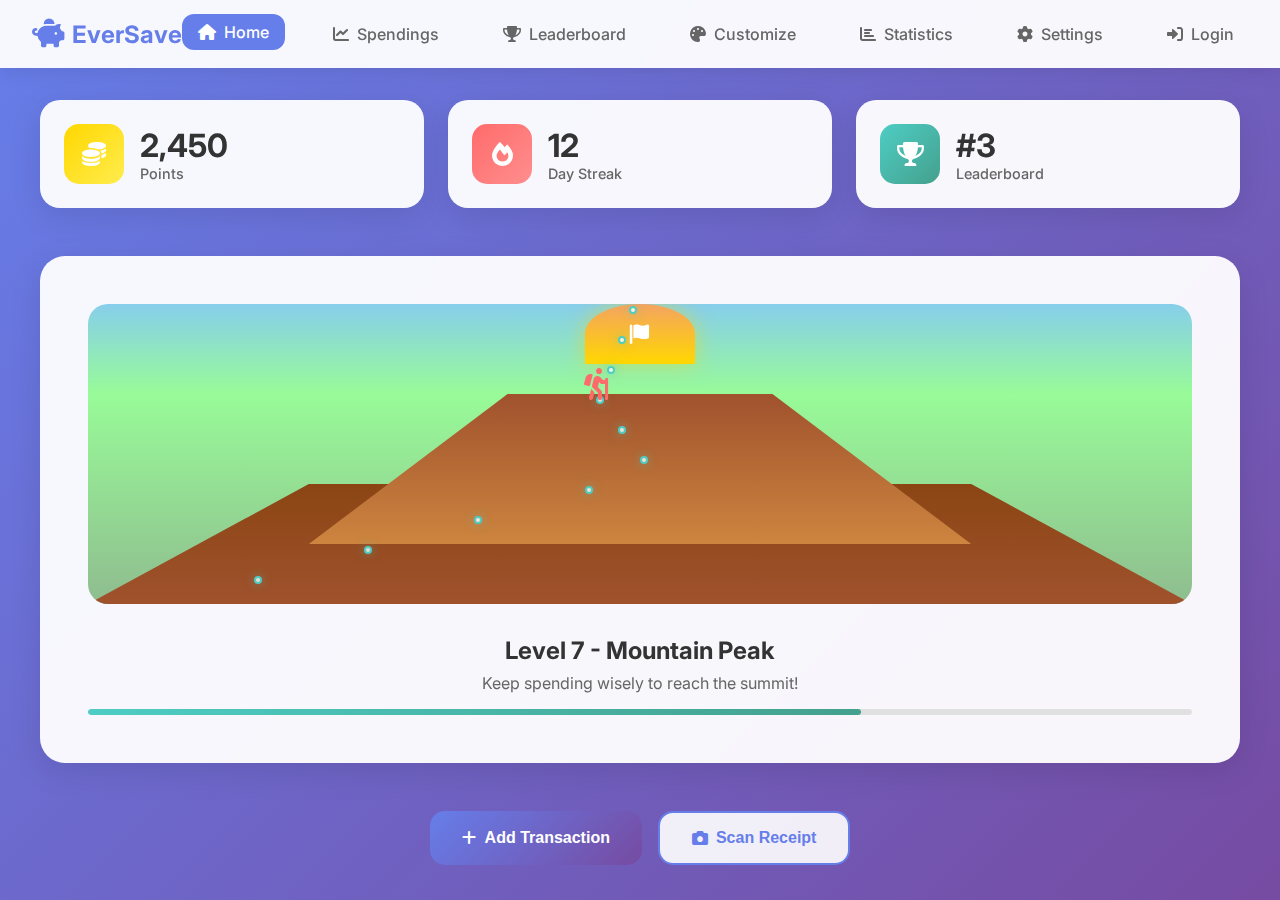
<file: index.html>
<!DOCTYPE html>
<html lang="en">
<head>
    <meta charset="UTF-8">
    <meta name="viewport" content="width=device-width, initial-scale=1.0">
    <title>EverSave - Gamified Budget Tracker</title>
    <link rel="stylesheet" href="styles2.css">
    <link href="https://fonts.googleapis.com/css2?family=Inter:wght@300;400;500;600;700&display=swap" rel="stylesheet">
    <link rel="stylesheet" href="https://cdnjs.cloudflare.com/ajax/libs/font-awesome/6.0.0/css/all.min.css">
</head>
<body>
    <div id="app">
        <!-- Navigation -->
        <nav class="navbar">
            <div class="nav-brand">
                <i class="fas fa-piggy-bank"></i>
                <span>EverSave</span>
            </div>
            <div class="nav-links">
                <a href="#" class="nav-link active" data-page="home">
                    <i class="fas fa-home"></i>
                    <span>Home</span>
                </a>
                <a href="#" class="nav-link" data-page="spendings">
                    <i class="fas fa-chart-line"></i>
                    <span>Spendings</span>
                </a>
                <a href="#" class="nav-link" data-page="leaderboard">
                    <i class="fas fa-trophy"></i>
                    <span>Leaderboard</span>
                </a>
                <a href="#" class="nav-link" data-page="customize">
                    <i class="fas fa-palette"></i>
                    <span>Customize</span>
                </a>
                <a href="#" class="nav-link" data-page="statistics">
                    <i class="fas fa-chart-bar"></i>
                    <span>Statistics</span>
                </a>
                <a href="#" class="nav-link" data-page="settings">
                    <i class="fas fa-cog"></i>
                    <span>Settings</span>
                </a>
                <a href="#" class="nav-link" data-page="login">
                    <i class="fas fa-sign-in-alt"></i>
                    <span>Login</span>
                </a>
            </div>
        </nav>

        <!-- Main Content -->
        <main class="main-content">
            <!-- Home Page -->
            <div id="home-page" class="page active">
                <div class="home-container">
                    <!-- User Stats Header -->
                    <div class="stats-header">
                        <div class="stat-card">
                            <div class="stat-icon">
                                <i class="fas fa-coins"></i>
                            </div>
                            <div class="stat-content">
                                <div class="stat-value" id="points-display">2,450</div>
                                <div class="stat-label">Points</div>
                            </div>
                        </div>
                        <div class="stat-card">
                            <div class="stat-icon">
                                <i class="fas fa-fire"></i>
                            </div>
                            <div class="stat-content">
                                <div class="stat-value" id="streak-display">12</div>
                                <div class="stat-label">Day Streak</div>
                            </div>
                        </div>
                        <div class="stat-card">
                            <div class="stat-icon">
                                <i class="fas fa-trophy"></i>
                            </div>
                            <div class="stat-content">
                                <div class="stat-value" id="rank-display">#3</div>
                                <div class="stat-label">Leaderboard</div>
                            </div>
                        </div>
                    </div>

                    <!-- Hiking Visualization -->
                    <div class="hiking-container">
                        <div class="mountain-climb">
                            <div class="mountain-background">
                                <div class="mountain-base"></div>
                                <div class="mountain-middle"></div>
                                <div class="mountain-peak"></div>
                                <div class="mountain-summit">
                                    <i class="fas fa-flag"></i>
                                </div>
                            </div>
                            <div class="climbing-path">
                                <div class="path-segment" data-level="1"></div>
                                <div class="path-segment" data-level="2"></div>
                                <div class="path-segment" data-level="3"></div>
                                <div class="path-segment" data-level="4"></div>
                                <div class="path-segment" data-level="5"></div>
                                <div class="path-segment" data-level="6"></div>
                                <div class="path-segment" data-level="7"></div>
                                <div class="path-segment" data-level="8"></div>
                                <div class="path-segment" data-level="9"></div>
                                <div class="path-segment" data-level="10"></div>
                            </div>
                            <div class="hiker" id="hiker-position">
                                <i class="fas fa-hiking"></i>
                            </div>
                        </div>
                        <div class="level-info">
                            <h3>Level 7 - Mountain Peak</h3>
                            <p>Keep spending wisely to reach the summit!</p>
                            <div class="progress-bar">
                                <div class="progress-fill" style="width: 70%"></div>
                            </div>
                        </div>
                    </div>

                    <!-- Quick Actions -->
                    <div class="quick-actions">
                        <button class="action-btn primary">
                            <i class="fas fa-plus"></i>
                            <span>Add Transaction</span>
                        </button>
                        <button class="action-btn secondary">
                            <i class="fas fa-camera"></i>
                            <span>Scan Receipt</span>
                        </button>
                    </div>
                </div>
            </div>

            <!-- Spendings Page -->
            <div id="spendings-page" class="page">
                <div class="spendings-container">
                    <h2>Your Spending Landscape</h2>
                    <div class="income-horizon">
                        <div class="horizon-line">
                            <span class="horizon-label">Monthly Income: $4,500</span>
                        </div>
                    </div>
                    
                    <div class="mountain-range">
                        <div class="mountain" data-category="housing" data-amount="1200" data-percentage="27">
                            <div class="mountain-peak"></div>
                            <div class="mountain-label">Housing</div>
                            <div class="mountain-value">$1,200</div>
                        </div>
                        <div class="mountain" data-category="food" data-amount="800" data-percentage="18">
                            <div class="mountain-peak"></div>
                            <div class="mountain-label">Food</div>
                            <div class="mountain-value">$800</div>
                        </div>
                        <div class="mountain" data-category="transportation" data-amount="600" data-percentage="13">
                            <div class="mountain-peak"></div>
                            <div class="mountain-label">Transport</div>
                            <div class="mountain-value">$600</div>
                        </div>
                        <div class="mountain" data-category="entertainment" data-amount="400" data-percentage="9">
                            <div class="mountain-peak"></div>
                            <div class="mountain-label">Entertainment</div>
                            <div class="mountain-value">$400</div>
                        </div>
                        <div class="mountain" data-category="utilities" data-amount="300" data-percentage="7">
                            <div class="mountain-peak"></div>
                            <div class="mountain-label">Utilities</div>
                            <div class="mountain-value">$300</div>
                        </div>
                        <div class="mountain" data-category="shopping" data-amount="200" data-percentage="4">
                            <div class="mountain-peak"></div>
                            <div class="mountain-label">Shopping</div>
                            <div class="mountain-value">$200</div>
                        </div>
                    </div>

                    <div class="spending-summary">
                        <div class="summary-card">
                            <h4>Total Spent</h4>
                            <div class="summary-value">$3,500</div>
                        </div>
                        <div class="summary-card">
                            <h4>Remaining</h4>
                            <div class="summary-value positive">$1,000</div>
                        </div>
                        <div class="summary-card">
                            <h4>Savings Rate</h4>
                            <div class="summary-value">22%</div>
                        </div>
                    </div>
                </div>
            </div>

            <!-- Leaderboard Page -->
            <div id="leaderboard-page" class="page">
                <div class="leaderboard-container">
                    <h2>Leaderboard</h2>
                    <div class="leaderboard-list">
                        <div class="leaderboard-item rank-1">
                            <div class="rank">1</div>
                            <div class="player-info">
                                <div class="player-avatar">
                                    <i class="fas fa-user"></i>
                                </div>
                                <div class="player-details">
                                    <div class="player-name">Sarah Johnson</div>
                                    <div class="player-level">Level 9</div>
                                </div>
                            </div>
                            <div class="player-score">3,850 pts</div>
                        </div>
                        <div class="leaderboard-item rank-2">
                            <div class="rank">2</div>
                            <div class="player-info">
                                <div class="player-avatar">
                                    <i class="fas fa-user"></i>
                                </div>
                                <div class="player-details">
                                    <div class="player-name">Mike Chen</div>
                                    <div class="player-level">Level 8</div>
                                </div>
                            </div>
                            <div class="player-score">3,200 pts</div>
                        </div>
                        <div class="leaderboard-item rank-3 current-user">
                            <div class="rank">3</div>
                            <div class="player-info">
                                <div class="player-avatar">
                                    <i class="fas fa-user"></i>
                                </div>
                                <div class="player-details">
                                    <div class="player-name">You</div>
                                    <div class="player-level">Level 7</div>
                                </div>
                            </div>
                            <div class="player-score">2,450 pts</div>
                        </div>
                        <div class="leaderboard-item">
                            <div class="rank">4</div>
                            <div class="player-info">
                                <div class="player-avatar">
                                    <i class="fas fa-user"></i>
                                </div>
                                <div class="player-details">
                                    <div class="player-name">Emma Davis</div>
                                    <div class="player-level">Level 6</div>
                                </div>
                            </div>
                            <div class="player-score">2,100 pts</div>
                        </div>
                        <div class="leaderboard-item">
                            <div class="rank">5</div>
                            <div class="player-info">
                                <div class="player-avatar">
                                    <i class="fas fa-user"></i>
                                </div>
                                <div class="player-details">
                                    <div class="player-name">Alex Rodriguez</div>
                                    <div class="player-level">Level 6</div>
                                </div>
                            </div>
                            <div class="player-score">1,950 pts</div>
                        </div>
                    </div>
                    
                    <div class="invite-section">
                        <h3>Invite Friends</h3>
                        <p>Challenge your contacts to join the budget hike!</p>
                        <button class="invite-btn">
                            <i class="fas fa-user-plus"></i>
                            <span>Invite from Contacts</span>
                        </button>
                    </div>
                </div>
            </div>

            <!-- Statistics Page -->
            <div id="statistics-page" class="page">
                <div class="statistics-container">
                    <h2>Your Statistics</h2>
                    <div class="stats-grid">
                        <div class="stat-card-large">
                            <h3>Monthly Overview</h3>
                            <div class="chart-placeholder">
                                <i class="fas fa-chart-pie"></i>
                                <p>Spending by Category</p>
                            </div>
                        </div>
                        <div class="stat-card-large">
                            <h3>Progress Trends</h3>
                            <div class="chart-placeholder">
                                <i class="fas fa-chart-line"></i>
                                <p>Points Over Time</p>
                            </div>
                        </div>
                        <div class="stat-card-large">
                            <h3>Achievements</h3>
                            <div class="achievements-list">
                                <div class="achievement">
                                    <i class="fas fa-medal"></i>
                                    <span>First Week Complete</span>
                                </div>
                                <div class="achievement">
                                    <i class="fas fa-fire"></i>
                                    <span>10 Day Streak</span>
                                </div>
                                <div class="achievement">
                                    <i class="fas fa-mountain"></i>
                                    <span>Level 5 Reached</span>
                                </div>
                            </div>
                        </div>
                    </div>
                </div>
            </div>

            <!-- Login Page -->
            <div id="login-page" class="page">
                <div class="login-container">
                    <div class="login-card">
                        <div class="login-header">
                            <h2>Connect Your Bank Account</h2>
                            <p>Link your Apple Pay or Google Pay to track your real balance</p>
                        </div>
                        
                        <div class="bank-options">
                            <button class="bank-btn apple-pay" id="apple-pay-btn">
                                <i class="fab fa-apple-pay"></i>
                                <span>Connect Apple Pay</span>
                                <small>Secure • Encrypted • Private</small>
                            </button>
                            
                            <button class="bank-btn google-pay" id="google-pay-btn">
                                <i class="fab fa-google-pay"></i>
                                <span>Connect Google Pay</span>
                                <small>Secure • Encrypted • Private</small>
                            </button>
                            
                            <button class="bank-btn manual" id="manual-bank-btn">
                                <i class="fas fa-university"></i>
                                <span>Add Bank Manually</span>
                                <small>Enter account details securely</small>
                            </button>
                        </div>
                        
                        <div class="connection-status" id="connection-status" style="display: none;">
                            <div class="status-indicator">
                                <i class="fas fa-check-circle"></i>
                                <span>Connected Successfully!</span>
                            </div>
                            <div class="bank-info">
                                <div class="bank-name">Chase Bank</div>
                                <div class="account-balance">Current Balance: $2,450.00</div>
                            </div>
                        </div>
                        
                        <div class="privacy-note">
                            <i class="fas fa-shield-alt"></i>
                            <span>Your financial data is encrypted and never shared. We use bank-level security.</span>
                        </div>
                    </div>
                </div>
            </div>

            <!-- Settings Page -->
            <div id="settings-page" class="page">
                <div class="settings-container">
                    <h2>Settings</h2>
                    
                    <div class="settings-grid">
                        <!-- Account Management -->
                        <div class="settings-section">
                            <h3><i class="fas fa-user-cog"></i> Account Management</h3>
                            <div class="account-settings">
                                <div class="account-item">
                                    <label>Email Address</label>
                                    <input type="email" id="email-address" value="user@example.com" placeholder="your@email.com">
                                </div>
                                <div class="account-item">
                                    <label>Change Password</label>
                                    <button class="change-password-btn">Change Password</button>
                                </div>
                                <div class="account-item">
                                    <label>Two-Factor Authentication</label>
                                    <label class="toggle-switch">
                                        <input type="checkbox" id="two-factor">
                                        <span class="slider"></span>
                                    </label>
                                </div>
                            </div>
                        </div>

                        <!-- Spending Categories -->
                        <div class="settings-section">
                            <h3><i class="fas fa-list"></i> Spending Categories</h3>
                            <div class="category-manager">
                                <div class="existing-categories">
                                    <h4>Current Categories</h4>
                                    <div class="category-list" id="category-list">
                                        <div class="category-item">
                                            <span class="category-name">Housing</span>
                                            <div class="category-actions">
                                                <button class="edit-category"><i class="fas fa-edit"></i></button>
                                                <button class="delete-category"><i class="fas fa-trash"></i></button>
                                            </div>
                                        </div>
                                        <div class="category-item">
                                            <span class="category-name">Food</span>
                                            <div class="category-actions">
                                                <button class="edit-category"><i class="fas fa-edit"></i></button>
                                                <button class="delete-category"><i class="fas fa-trash"></i></button>
                                            </div>
                                        </div>
                                        <div class="category-item">
                                            <span class="category-name">Transportation</span>
                                            <div class="category-actions">
                                                <button class="edit-category"><i class="fas fa-edit"></i></button>
                                                <button class="delete-category"><i class="fas fa-trash"></i></button>
                                            </div>
                                        </div>
                                    </div>
                                </div>
                                <div class="add-category">
                                    <input type="text" id="new-category" placeholder="Add new category">
                                    <button id="add-category-btn"><i class="fas fa-plus"></i></button>
                                </div>
                            </div>
                        </div>

                        <!-- Goals & Targets -->
                        <div class="settings-section">
                            <h3><i class="fas fa-target"></i> Financial Goals</h3>
                            <div class="goals-settings">
                                <div class="goal-item">
                                    <label>Monthly Savings Goal</label>
                                    <input type="number" id="savings-goal" value="1000" placeholder="0">
                                </div>
                                <div class="goal-item">
                                    <label>Daily Spending Limit</label>
                                    <input type="number" id="daily-limit" value="50" placeholder="0">
                                </div>
                                <div class="goal-item">
                                    <label>Emergency Fund Target</label>
                                    <input type="number" id="emergency-fund" value="5000" placeholder="0">
                                </div>
                            </div>
                        </div>

                        <!-- Notifications -->
                        <div class="settings-section">
                            <h3><i class="fas fa-bell"></i> Notifications</h3>
                            <div class="notification-settings">
                                <div class="notification-item">
                                    <label>
                                        <input type="checkbox" checked>
                                        <span>Daily spending reminders</span>
                                    </label>
                                </div>
                                <div class="notification-item">
                                    <label>
                                        <input type="checkbox" checked>
                                        <span>Budget alerts</span>
                                    </label>
                                </div>
                                <div class="notification-item">
                                    <label>
                                        <input type="checkbox">
                                        <span>Weekly progress reports</span>
                                    </label>
                                </div>
                                <div class="notification-item">
                                    <label>
                                        <input type="checkbox" checked>
                                        <span>Achievement notifications</span>
                                    </label>
                                </div>
                            </div>
                        </div>

                        <!-- Privacy Settings -->
                        <div class="settings-section">
                            <h3><i class="fas fa-shield-alt"></i> Privacy & Security</h3>
                            <div class="privacy-settings">
                                <div class="privacy-item">
                                    <label>
                                        <input type="checkbox" checked>
                                        <span>Share progress with friends</span>
                                    </label>
                                </div>
                                <div class="privacy-item">
                                    <label>
                                        <input type="checkbox">
                                        <span>Show balance in leaderboard</span>
                                    </label>
                                </div>
                                <div class="privacy-item">
                                    <label>
                                        <input type="checkbox" checked>
                                        <span>Allow data for app improvement</span>
                                    </label>
                                </div>
                            </div>
                        </div>

                        <!-- Data Management -->
                        <div class="settings-section">
                            <h3><i class="fas fa-database"></i> Data Management</h3>
                            <div class="data-settings">
                                <div class="data-item">
                                    <label>Export Data</label>
                                    <button class="export-btn">Export to CSV</button>
                                </div>
                                <div class="data-item">
                                    <label>Backup Settings</label>
                                    <button class="backup-btn">Create Backup</button>
                                </div>
                                <div class="data-item">
                                    <label>Clear All Data</label>
                                    <button class="clear-data-btn danger">Clear All Data</button>
                                </div>
                            </div>
                        </div>
                    </div>

                    <div class="save-settings">
                        <button class="save-btn">
                            <i class="fas fa-save"></i>
                            <span>Save All Settings</span>
                        </button>
                    </div>
                </div>
            </div>

            <!-- Customize Page -->
            <div id="customize-page" class="page">
                <div class="customize-container">
                    <h2>Customize Your Budget</h2>
                    <p class="page-subtitle">Set your disposable income target and watch your savings grow!</p>
                    
                    <div class="customize-grid">
                        <!-- Disposable Income Limit -->
                        <div class="customize-section main-section">
                            <h3><i class="fas fa-target"></i> Disposable Income Target</h3>
                            <div class="income-target-container">
                                <div class="target-input-section">
                                    <label for="disposable-income-slider">Monthly Disposable Income</label>
                                    <div class="slider-container">
                                        <input type="range" id="disposable-income-slider" min="0" max="2000" value="500" step="50">
                                        <div class="slider-value">$<span id="disposable-income-value">500</span></div>
                                    </div>
                                    <div class="target-input">
                                        <label for="disposable-income-input">Or enter amount:</label>
                                        <div class="input-group">
                                            <span class="currency-symbol">$</span>
                                            <input type="number" id="disposable-income-input" value="500" min="0" max="2000" step="50">
                                        </div>
                                    </div>
                                </div>
                                
                                <div class="budget-visualization">
                                    <h4>Budget Breakdown</h4>
                                    <div class="budget-mountain">
                                        <div class="mountain-horizon">
                                            <div class="horizon-line" id="budget-horizon">
                                                <span class="horizon-label">Total Budget: $<span id="total-budget">3000</span></span>
                                            </div>
                                        </div>
                                        <div class="disposable-income-bar" id="disposable-bar">
                                            <div class="bar-fill" id="bar-fill"></div>
                                            <div class="bar-label">Disposable Income</div>
                                        </div>
                                        <div class="remaining-budget" id="remaining-budget">
                                            <div class="remaining-fill" id="remaining-fill"></div>
                                            <div class="remaining-label">Remaining Budget</div>
                                        </div>
                                    </div>
                                </div>
                                
                                <div class="feedback-section">
                                    <div class="feedback-indicator" id="feedback-indicator">
                                        <div class="feedback-icon">
                                            <i class="fas fa-check-circle"></i>
                                        </div>
                                        <div class="feedback-message">
                                            <h4 id="feedback-title">Great Choice!</h4>
                                            <p id="feedback-text">Your disposable income target is well within your budget.</p>
                                        </div>
                                    </div>
                                </div>
                            </div>
                        </div>

                        <!-- Budget Goals -->
                        <div class="customize-section">
                            <h3><i class="fas fa-flag-checkered"></i> Savings Goals</h3>
                            <div class="goals-container">
                                <div class="goal-item">
                                    <label>Emergency Fund Target</label>
                                    <div class="goal-input">
                                        <span class="currency-symbol">$</span>
                                        <input type="number" id="emergency-fund-goal" value="5000" min="0" step="100">
                                    </div>
                                    <div class="goal-progress">
                                        <div class="progress-bar">
                                            <div class="progress-fill" style="width: 30%"></div>
                                        </div>
                                        <span class="progress-text">$1,500 / $5,000</span>
                                    </div>
                                </div>
                                
                                <div class="goal-item">
                                    <label>Vacation Fund</label>
                                    <div class="goal-input">
                                        <span class="currency-symbol">$</span>
                                        <input type="number" id="vacation-fund-goal" value="2000" min="0" step="100">
                                    </div>
                                    <div class="goal-progress">
                                        <div class="progress-bar">
                                            <div class="progress-fill" style="width: 15%"></div>
                                        </div>
                                        <span class="progress-text">$300 / $2,000</span>
                                    </div>
                                </div>
                                
                                <div class="goal-item">
                                    <label>Investment Fund</label>
                                    <div class="goal-input">
                                        <span class="currency-symbol">$</span>
                                        <input type="number" id="investment-fund-goal" value="10000" min="0" step="100">
                                    </div>
                                    <div class="goal-progress">
                                        <div class="progress-bar">
                                            <div class="progress-fill" style="width: 5%"></div>
                                        </div>
                                        <span class="progress-text">$500 / $10,000</span>
                                    </div>
                                </div>
                            </div>
                        </div>

                        <!-- Theme Customization -->
                        <div class="customize-section">
                            <h3><i class="fas fa-palette"></i> Theme & Style</h3>
                            <div class="theme-options">
                                <div class="theme-option active" data-theme="default">
                                    <div class="theme-preview default-theme"></div>
                                    <span>Savings Blue</span>
                                </div>
                                <div class="theme-option" data-theme="green">
                                    <div class="theme-preview green-theme"></div>
                                    <span>Money Green</span>
                                </div>
                                <div class="theme-option" data-theme="purple">
                                    <div class="theme-preview purple-theme"></div>
                                    <span>Royal Purple</span>
                                </div>
                                <div class="theme-option" data-theme="orange">
                                    <div class="theme-preview orange-theme"></div>
                                    <span>Sunset Orange</span>
                                </div>
                            </div>
                        </div>

                        <!-- Profile Settings -->
                        <div class="customize-section">
                            <h3><i class="fas fa-user"></i> Profile</h3>
                            <div class="profile-settings">
                                <div class="profile-item">
                                    <label>Display Name</label>
                                    <input type="text" id="display-name" value="Smart Saver" placeholder="Your name">
                                </div>
                                <div class="profile-item">
                                    <label>Avatar</label>
                                    <div class="avatar-options">
                                        <div class="avatar-option active">
                                            <i class="fas fa-piggy-bank"></i>
                                        </div>
                                        <div class="avatar-option">
                                            <i class="fas fa-coins"></i>
                                        </div>
                                        <div class="avatar-option">
                                            <i class="fas fa-gem"></i>
                                        </div>
                                        <div class="avatar-option">
                                            <i class="fas fa-trophy"></i>
                                        </div>
                                    </div>
                                </div>
                            </div>
                        </div>

                        <!-- Notifications -->
                        <div class="customize-section">
                            <h3><i class="fas fa-bell"></i> Smart Notifications</h3>
                            <div class="notification-settings">
                                <div class="notification-item">
                                    <label>
                                        <input type="checkbox" checked>
                                        <span>Budget alerts when approaching limit</span>
                                    </label>
                                </div>
                                <div class="notification-item">
                                    <label>
                                        <input type="checkbox" checked>
                                        <span>Weekly savings progress updates</span>
                                    </label>
                                </div>
                                <div class="notification-item">
                                    <label>
                                        <input type="checkbox">
                                        <span>Daily spending reminders</span>
                                    </label>
                                </div>
                                <div class="notification-item">
                                    <label>
                                        <input type="checkbox" checked>
                                        <span>Goal achievement celebrations</span>
                                    </label>
                                </div>
                            </div>
                        </div>

                        <!-- Tips & Insights -->
                        <div class="customize-section">
                            <h3><i class="fas fa-lightbulb"></i> Smart Tips</h3>
                            <div class="tips-container">
                                <div class="tip-item">
                                    <i class="fas fa-info-circle"></i>
                                    <div class="tip-content">
                                        <h4>20-30-50 Rule</h4>
                                        <p>Allocate 20% to savings, 30% to wants, and 50% to needs for optimal budgeting.</p>
                                    </div>
                                </div>
                                <div class="tip-item">
                                    <i class="fas fa-chart-line"></i>
                                    <div class="tip-content">
                                        <h4>Track Your Progress</h4>
                                        <p>Monitor your disposable income spending weekly to stay on track.</p>
                                    </div>
                                </div>
                                <div class="tip-item">
                                    <i class="fas fa-piggy-bank"></i>
                                    <div class="tip-content">
                                        <h4>Automate Savings</h4>
                                        <p>Set up automatic transfers to your savings goals for consistent progress.</p>
                                    </div>
                                </div>
                            </div>
                        </div>
                    </div>

                    <div class="save-settings">
                        <button class="save-btn">
                            <i class="fas fa-save"></i>
                            <span>Save Budget Settings</span>
                        </button>
                    </div>
                </div>
            </div>
        </main>
    </div>

    <script src="script2.js"></script>
</body>
</html>
</file>
<file: styles2.css>
/* Reset and Base Styles */
* {
    margin: 0;
    padding: 0;
    box-sizing: border-box;
}

body {
    font-family: 'Inter', -apple-system, BlinkMacSystemFont, 'Segoe UI', Roboto, sans-serif;
    background: linear-gradient(135deg, #667eea 0%, #764ba2 100%);
    min-height: 100vh;
    color: #333;
}

#app {
    min-height: 100vh;
    display: flex;
    flex-direction: column;
}

/* Navigation */
.navbar {
    background: rgba(255, 255, 255, 0.95);
    backdrop-filter: blur(10px);
    padding: 1rem 2rem;
    display: flex;
    justify-content: space-between;
    align-items: center;
    box-shadow: 0 2px 20px rgba(0, 0, 0, 0.1);
    position: sticky;
    top: 0;
    z-index: 100;
}

.nav-brand {
    display: flex;
    align-items: center;
    gap: 0.5rem;
    font-size: 1.5rem;
    font-weight: 700;
    color: #667eea;
}

.nav-brand i {
    font-size: 1.8rem;
}

.nav-links {
    display: flex;
    gap: 2rem;
}

.nav-link {
    display: flex;
    align-items: center;
    gap: 0.5rem;
    text-decoration: none;
    color: #666;
    padding: 0.5rem 1rem;
    border-radius: 12px;
    transition: all 0.3s ease;
    font-weight: 500;
}

.nav-link:hover,
.nav-link.active {
    background: #667eea;
    color: white;
    transform: translateY(-2px);
}

/* Main Content */
.main-content {
    flex: 1;
    padding: 2rem;
}

.page {
    display: none;
    animation: fadeIn 0.5s ease-in-out;
}

.page.active {
    display: block;
}

@keyframes fadeIn {
    from { opacity: 0; transform: translateY(20px); }
    to { opacity: 1; transform: translateY(0); }
}

/* Home Page */
.home-container {
    max-width: 1200px;
    margin: 0 auto;
}

.stats-header {
    display: grid;
    grid-template-columns: repeat(auto-fit, minmax(200px, 1fr));
    gap: 1.5rem;
    margin-bottom: 3rem;
}

.stat-card {
    background: rgba(255, 255, 255, 0.95);
    backdrop-filter: blur(10px);
    padding: 1.5rem;
    border-radius: 20px;
    display: flex;
    align-items: center;
    gap: 1rem;
    box-shadow: 0 8px 32px rgba(0, 0, 0, 0.1);
    transition: transform 0.3s ease;
}

.stat-card:hover {
    transform: translateY(-5px);
}

.stat-icon {
    width: 60px;
    height: 60px;
    border-radius: 15px;
    display: flex;
    align-items: center;
    justify-content: center;
    font-size: 1.5rem;
    color: white;
}

.stat-card:nth-child(1) .stat-icon {
    background: linear-gradient(135deg, #ffd700, #ffed4e);
}

.stat-card:nth-child(2) .stat-icon {
    background: linear-gradient(135deg, #ff6b6b, #ff8e8e);
}

.stat-card:nth-child(3) .stat-icon {
    background: linear-gradient(135deg, #4ecdc4, #44a08d);
}

.stat-value {
    font-size: 2rem;
    font-weight: 700;
    color: #333;
}

.stat-label {
    color: #666;
    font-size: 0.9rem;
    font-weight: 500;
}

/* Hiking Visualization */
.hiking-container {
    background: rgba(255, 255, 255, 0.95);
    backdrop-filter: blur(10px);
    padding: 3rem;
    border-radius: 25px;
    margin-bottom: 3rem;
    box-shadow: 0 8px 32px rgba(0, 0, 0, 0.1);
}

.mountain-climb {
    position: relative;
    height: 300px;
    margin-bottom: 2rem;
    background: linear-gradient(180deg, #87ceeb 0%, #98fb98 30%, #8fbc8f 100%);
    border-radius: 20px;
    overflow: hidden;
}

.mountain-background {
    position: absolute;
    width: 100%;
    height: 100%;
    bottom: 0;
}

.mountain-base {
    position: absolute;
    bottom: 0;
    width: 100%;
    height: 40%;
    background: linear-gradient(180deg, #8b4513, #a0522d);
    clip-path: polygon(0% 100%, 100% 100%, 80% 0%, 20% 0%);
}

.mountain-middle {
    position: absolute;
    bottom: 20%;
    left: 20%;
    width: 60%;
    height: 50%;
    background: linear-gradient(180deg, #a0522d, #cd853f);
    clip-path: polygon(0% 100%, 100% 100%, 70% 0%, 30% 0%);
}

.mountain-peak {
    position: absolute;
    bottom: 50%;
    left: 35%;
    width: 30%;
    height: 40%;
    background: linear-gradient(180deg, #cd853f, #f4a460);
    clip-path: polygon(0% 100%, 100% 100%, 60% 0%, 40% 0%);
}

.mountain-summit {
    position: absolute;
    bottom: 80%;
    left: 45%;
    width: 10%;
    height: 20%;
    background: linear-gradient(180deg, #f4a460, #ffd700);
    border-radius: 50% 50% 0 0;
    display: flex;
    align-items: center;
    justify-content: center;
    color: white;
    font-size: 1.2rem;
    box-shadow: 0 0 20px rgba(255, 215, 0, 0.5);
}

.climbing-path {
    position: absolute;
    width: 100%;
    height: 100%;
    z-index: 2;
}

.path-segment {
    position: absolute;
    width: 8px;
    height: 8px;
    background: rgba(255, 255, 255, 0.8);
    border-radius: 50%;
    border: 2px solid #4ecdc4;
    box-shadow: 0 0 10px rgba(78, 205, 196, 0.5);
}

.path-segment[data-level="1"] { bottom: 20px; left: 15%; }
.path-segment[data-level="2"] { bottom: 50px; left: 25%; }
.path-segment[data-level="3"] { bottom: 80px; left: 35%; }
.path-segment[data-level="4"] { bottom: 110px; left: 45%; }
.path-segment[data-level="5"] { bottom: 140px; left: 50%; }
.path-segment[data-level="6"] { bottom: 170px; left: 48%; }
.path-segment[data-level="7"] { bottom: 200px; left: 46%; }
.path-segment[data-level="8"] { bottom: 230px; left: 47%; }
.path-segment[data-level="9"] { bottom: 260px; left: 48%; }
.path-segment[data-level="10"] { bottom: 290px; left: 49%; }

.hiker {
    position: absolute;
    bottom: 200px;
    left: 46%;
    transform: translateX(-50%);
    font-size: 2rem;
    color: #ff6b6b;
    animation: bounce 2s infinite;
    z-index: 3;
}

@keyframes bounce {
    0%, 20%, 50%, 80%, 100% { transform: translateX(-50%) translateY(0); }
    40% { transform: translateX(-50%) translateY(-10px); }
    60% { transform: translateX(-50%) translateY(-5px); }
}

.level-info {
    text-align: center;
}

.level-info h3 {
    font-size: 1.5rem;
    color: #333;
    margin-bottom: 0.5rem;
}

.level-info p {
    color: #666;
    margin-bottom: 1rem;
}

.progress-bar {
    width: 100%;
    height: 8px;
    background: #e0e0e0;
    border-radius: 4px;
    overflow: hidden;
}

.progress-fill {
    height: 100%;
    background: linear-gradient(90deg, #4ecdc4, #44a08d);
    border-radius: 4px;
    transition: width 0.3s ease;
}

/* Quick Actions */
.quick-actions {
    display: flex;
    gap: 1rem;
    justify-content: center;
}

.action-btn {
    padding: 1rem 2rem;
    border: none;
    border-radius: 15px;
    font-size: 1rem;
    font-weight: 600;
    cursor: pointer;
    transition: all 0.3s ease;
    display: flex;
    align-items: center;
    gap: 0.5rem;
}

.action-btn.primary {
    background: linear-gradient(135deg, #667eea, #764ba2);
    color: white;
}

.action-btn.secondary {
    background: rgba(255, 255, 255, 0.9);
    color: #667eea;
    border: 2px solid #667eea;
}

.action-btn:hover {
    transform: translateY(-3px);
    box-shadow: 0 8px 25px rgba(0, 0, 0, 0.2);
}

/* Spendings Page */
.spendings-container {
    max-width: 1200px;
    margin: 0 auto;
}

.spendings-container h2 {
    text-align: center;
    color: white;
    font-size: 2.5rem;
    margin-bottom: 3rem;
    text-shadow: 0 2px 10px rgba(0, 0, 0, 0.3);
}

.income-horizon {
    position: relative;
    margin-bottom: 3rem;
}

.horizon-line {
    height: 4px;
    background: linear-gradient(90deg, #ffd700, #ffed4e);
    border-radius: 2px;
    position: relative;
    box-shadow: 0 0 20px rgba(255, 215, 0, 0.5);
}

.horizon-label {
    position: absolute;
    top: -40px;
    right: 0;
    background: rgba(255, 255, 255, 0.95);
    padding: 0.5rem 1rem;
    border-radius: 10px;
    font-weight: 600;
    color: #333;
    box-shadow: 0 4px 15px rgba(0, 0, 0, 0.1);
}

.mountain-range {
    display: flex;
    align-items: end;
    justify-content: space-around;
    height: 400px;
    background: linear-gradient(180deg, #87ceeb 0%, #98fb98 100%);
    border-radius: 20px;
    padding: 2rem;
    margin-bottom: 3rem;
    position: relative;
    overflow: hidden;
}

.mountain {
    position: relative;
    display: flex;
    flex-direction: column;
    align-items: center;
    transition: all 0.3s ease;
    cursor: pointer;
}

.mountain:hover {
    transform: scale(1.05);
}

.mountain-peak {
    width: 60px;
    background: linear-gradient(180deg, #8b4513, #a0522d);
    border-radius: 30px 30px 0 0;
    position: relative;
    box-shadow: 0 4px 15px rgba(0, 0, 0, 0.2);
}

.mountain[data-category="housing"] .mountain-peak { height: 200px; }
.mountain[data-category="food"] .mountain-peak { height: 140px; }
.mountain[data-category="transportation"] .mountain-peak { height: 100px; }
.mountain[data-category="entertainment"] .mountain-peak { height: 80px; }
.mountain[data-category="utilities"] .mountain-peak { height: 60px; }
.mountain[data-category="shopping"] .mountain-peak { height: 40px; }

.mountain-label {
    margin-top: 1rem;
    font-weight: 600;
    color: #333;
    text-align: center;
}

.mountain-value {
    margin-top: 0.5rem;
    font-size: 0.9rem;
    color: #666;
    font-weight: 500;
}

.spending-summary {
    display: grid;
    grid-template-columns: repeat(auto-fit, minmax(200px, 1fr));
    gap: 1.5rem;
}

.summary-card {
    background: rgba(255, 255, 255, 0.95);
    backdrop-filter: blur(10px);
    padding: 2rem;
    border-radius: 20px;
    text-align: center;
    box-shadow: 0 8px 32px rgba(0, 0, 0, 0.1);
}

.summary-card h4 {
    color: #666;
    margin-bottom: 1rem;
    font-size: 1rem;
}

.summary-value {
    font-size: 2rem;
    font-weight: 700;
    color: #333;
}

.summary-value.positive {
    color: #4ecdc4;
}

/* Leaderboard Page */
.leaderboard-container {
    max-width: 800px;
    margin: 0 auto;
}

.leaderboard-container h2 {
    text-align: center;
    color: white;
    font-size: 2.5rem;
    margin-bottom: 3rem;
    text-shadow: 0 2px 10px rgba(0, 0, 0, 0.3);
}

.leaderboard-list {
    background: rgba(255, 255, 255, 0.95);
    backdrop-filter: blur(10px);
    border-radius: 25px;
    padding: 2rem;
    margin-bottom: 3rem;
    box-shadow: 0 8px 32px rgba(0, 0, 0, 0.1);
}

.leaderboard-item {
    display: flex;
    align-items: center;
    padding: 1.5rem;
    margin-bottom: 1rem;
    border-radius: 15px;
    transition: all 0.3s ease;
    background: rgba(255, 255, 255, 0.7);
}

.leaderboard-item:hover {
    transform: translateX(10px);
    background: rgba(255, 255, 255, 0.9);
}

.leaderboard-item.current-user {
    background: linear-gradient(135deg, #667eea, #764ba2);
    color: white;
}

.rank {
    font-size: 1.5rem;
    font-weight: 700;
    width: 50px;
    text-align: center;
}

.rank-1 .rank { color: #ffd700; }
.rank-2 .rank { color: #c0c0c0; }
.rank-3 .rank { color: #cd7f32; }

.player-info {
    display: flex;
    align-items: center;
    gap: 1rem;
    flex: 1;
}

.player-avatar {
    width: 50px;
    height: 50px;
    border-radius: 50%;
    background: linear-gradient(135deg, #4ecdc4, #44a08d);
    display: flex;
    align-items: center;
    justify-content: center;
    color: white;
    font-size: 1.2rem;
}

.player-name {
    font-weight: 600;
    font-size: 1.1rem;
}

.player-level {
    color: #666;
    font-size: 0.9rem;
}

.current-user .player-level {
    color: rgba(255, 255, 255, 0.8);
}

.player-score {
    font-weight: 700;
    font-size: 1.1rem;
}

.invite-section {
    background: rgba(255, 255, 255, 0.95);
    backdrop-filter: blur(10px);
    padding: 2rem;
    border-radius: 20px;
    text-align: center;
    box-shadow: 0 8px 32px rgba(0, 0, 0, 0.1);
}

.invite-section h3 {
    margin-bottom: 1rem;
    color: #333;
}

.invite-section p {
    color: #666;
    margin-bottom: 2rem;
}

.invite-btn {
    background: linear-gradient(135deg, #4ecdc4, #44a08d);
    color: white;
    border: none;
    padding: 1rem 2rem;
    border-radius: 15px;
    font-size: 1rem;
    font-weight: 600;
    cursor: pointer;
    transition: all 0.3s ease;
    display: flex;
    align-items: center;
    gap: 0.5rem;
    margin: 0 auto;
}

.invite-btn:hover {
    transform: translateY(-3px);
    box-shadow: 0 8px 25px rgba(0, 0, 0, 0.2);
}

/* Statistics Page */
.statistics-container {
    max-width: 1200px;
    margin: 0 auto;
}

.statistics-container h2 {
    text-align: center;
    color: white;
    font-size: 2.5rem;
    margin-bottom: 3rem;
    text-shadow: 0 2px 10px rgba(0, 0, 0, 0.3);
}

.stats-grid {
    display: grid;
    grid-template-columns: repeat(auto-fit, minmax(350px, 1fr));
    gap: 2rem;
}

.stat-card-large {
    background: rgba(255, 255, 255, 0.95);
    backdrop-filter: blur(10px);
    padding: 2rem;
    border-radius: 20px;
    box-shadow: 0 8px 32px rgba(0, 0, 0, 0.1);
}

.stat-card-large h3 {
    margin-bottom: 1.5rem;
    color: #333;
    font-size: 1.3rem;
}

.chart-placeholder {
    height: 200px;
    display: flex;
    flex-direction: column;
    align-items: center;
    justify-content: center;
    background: linear-gradient(135deg, #f8f9fa, #e9ecef);
    border-radius: 15px;
    color: #666;
}

.chart-placeholder i {
    font-size: 3rem;
    margin-bottom: 1rem;
    color: #667eea;
}

.achievements-list {
    display: flex;
    flex-direction: column;
    gap: 1rem;
}

.achievement {
    display: flex;
    align-items: center;
    gap: 1rem;
    padding: 1rem;
    background: linear-gradient(135deg, #f8f9fa, #e9ecef);
    border-radius: 10px;
}

.achievement i {
    color: #ffd700;
    font-size: 1.2rem;
}

/* Login Page */
.login-container {
    max-width: 600px;
    margin: 0 auto;
    padding: 2rem;
}

.login-card {
    background: rgba(255, 255, 255, 0.95);
    backdrop-filter: blur(10px);
    border-radius: 25px;
    padding: 3rem;
    box-shadow: 0 8px 32px rgba(0, 0, 0, 0.1);
}

.login-header {
    text-align: center;
    margin-bottom: 3rem;
}

.login-header h2 {
    color: #333;
    font-size: 2rem;
    margin-bottom: 1rem;
}

.login-header p {
    color: #666;
    font-size: 1.1rem;
}

.bank-options {
    display: flex;
    flex-direction: column;
    gap: 1.5rem;
    margin-bottom: 3rem;
}

.bank-btn {
    display: flex;
    align-items: center;
    gap: 1rem;
    padding: 1.5rem;
    border: none;
    border-radius: 15px;
    font-size: 1.1rem;
    font-weight: 600;
    cursor: pointer;
    transition: all 0.3s ease;
    text-align: left;
    position: relative;
    overflow: hidden;
}

.bank-btn::before {
    content: '';
    position: absolute;
    top: 0;
    left: -100%;
    width: 100%;
    height: 100%;
    background: linear-gradient(90deg, transparent, rgba(255, 255, 255, 0.2), transparent);
    transition: left 0.5s;
}

.bank-btn:hover::before {
    left: 100%;
}

.bank-btn.apple-pay {
    background: linear-gradient(135deg, #000, #333);
    color: white;
}

.bank-btn.google-pay {
    background: linear-gradient(135deg, #4285f4, #34a853);
    color: white;
}

.bank-btn.manual {
    background: linear-gradient(135deg, #667eea, #764ba2);
    color: white;
}

.bank-btn:hover {
    transform: translateY(-3px);
    box-shadow: 0 8px 25px rgba(0, 0, 0, 0.2);
}

.bank-btn i {
    font-size: 2rem;
    width: 40px;
    text-align: center;
}

.bank-btn span {
    flex: 1;
}

.bank-btn small {
    display: block;
    font-size: 0.8rem;
    opacity: 0.8;
    font-weight: 400;
}

.connection-status {
    background: linear-gradient(135deg, #4ecdc4, #44a08d);
    color: white;
    padding: 2rem;
    border-radius: 15px;
    margin-bottom: 2rem;
    animation: slideIn 0.5s ease;
}

.status-indicator {
    display: flex;
    align-items: center;
    gap: 1rem;
    margin-bottom: 1rem;
}

.status-indicator i {
    font-size: 1.5rem;
}

.bank-info {
    padding-left: 2.5rem;
}

.bank-name {
    font-size: 1.2rem;
    font-weight: 600;
    margin-bottom: 0.5rem;
}

.account-balance {
    font-size: 1.1rem;
    opacity: 0.9;
}

.privacy-note {
    display: flex;
    align-items: center;
    gap: 1rem;
    padding: 1rem;
    background: rgba(78, 205, 196, 0.1);
    border-radius: 10px;
    color: #4ecdc4;
    font-size: 0.9rem;
}

.privacy-note i {
    font-size: 1.2rem;
}

@keyframes slideIn {
    from { opacity: 0; transform: translateY(20px); }
    to { opacity: 1; transform: translateY(0); }
}

/* Settings Page */
.settings-container {
    max-width: 1200px;
    margin: 0 auto;
}

.settings-container h2 {
    text-align: center;
    color: white;
    font-size: 2.5rem;
    margin-bottom: 3rem;
    text-shadow: 0 2px 10px rgba(0, 0, 0, 0.3);
}

.settings-grid {
    display: grid;
    grid-template-columns: repeat(auto-fit, minmax(350px, 1fr));
    gap: 2rem;
    margin-bottom: 3rem;
}

.settings-section {
    background: rgba(255, 255, 255, 0.95);
    backdrop-filter: blur(10px);
    padding: 2rem;
    border-radius: 20px;
    box-shadow: 0 8px 32px rgba(0, 0, 0, 0.1);
}

.settings-section h3 {
    color: #333;
    font-size: 1.3rem;
    margin-bottom: 1.5rem;
    display: flex;
    align-items: center;
    gap: 0.5rem;
}

.settings-section h3 i {
    color: #667eea;
}

/* Account Settings */
.account-settings {
    display: flex;
    flex-direction: column;
    gap: 1.5rem;
}

.account-item {
    display: flex;
    flex-direction: column;
    gap: 0.5rem;
}

.account-item label {
    font-weight: 500;
    color: #333;
}

.account-item input {
    padding: 0.75rem;
    border: 2px solid #e0e0e0;
    border-radius: 8px;
    font-size: 1rem;
}

.account-item input:focus {
    outline: none;
    border-color: #667eea;
}

.change-password-btn {
    background: #667eea;
    color: white;
    border: none;
    padding: 0.75rem 1rem;
    border-radius: 8px;
    cursor: pointer;
    transition: background 0.3s ease;
    font-size: 0.9rem;
}

.change-password-btn:hover {
    background: #5a6fd8;
}

/* Toggle Switch */
.toggle-switch {
    position: relative;
    display: inline-block;
    width: 60px;
    height: 34px;
}

.toggle-switch input {
    opacity: 0;
    width: 0;
    height: 0;
}

.slider {
    position: absolute;
    cursor: pointer;
    top: 0;
    left: 0;
    right: 0;
    bottom: 0;
    background-color: #ccc;
    transition: .4s;
    border-radius: 34px;
}

.slider:before {
    position: absolute;
    content: "";
    height: 26px;
    width: 26px;
    left: 4px;
    bottom: 4px;
    background-color: white;
    transition: .4s;
    border-radius: 50%;
}

input:checked + .slider {
    background-color: #667eea;
}

input:checked + .slider:before {
    transform: translateX(26px);
}

/* Data Settings */
.data-settings {
    display: flex;
    flex-direction: column;
    gap: 1rem;
}

.data-item {
    display: flex;
    justify-content: space-between;
    align-items: center;
    padding: 1rem;
    background: #f8f9fa;
    border-radius: 8px;
}

.data-item label {
    font-weight: 500;
    color: #333;
}

.export-btn,
.backup-btn {
    background: #4ecdc4;
    color: white;
    border: none;
    padding: 0.5rem 1rem;
    border-radius: 6px;
    cursor: pointer;
    transition: background 0.3s ease;
    font-size: 0.9rem;
}

.export-btn:hover,
.backup-btn:hover {
    background: #44a08d;
}

.clear-data-btn {
    background: #ff6b6b;
    color: white;
    border: none;
    padding: 0.5rem 1rem;
    border-radius: 6px;
    cursor: pointer;
    transition: background 0.3s ease;
    font-size: 0.9rem;
}

.clear-data-btn:hover {
    background: #ff5252;
}

.clear-data-btn.danger {
    background: #ff4444;
}

.clear-data-btn.danger:hover {
    background: #ff2222;
}

/* Customize Page - EverSave */
.customize-container {
    max-width: 1200px;
    margin: 0 auto;
}

.customize-container h2 {
    text-align: center;
    color: white;
    font-size: 2.5rem;
    margin-bottom: 1rem;
    text-shadow: 0 2px 10px rgba(0, 0, 0, 0.3);
}

.page-subtitle {
    text-align: center;
    color: rgba(255, 255, 255, 0.9);
    font-size: 1.1rem;
    margin-bottom: 3rem;
    font-weight: 400;
}

.customize-grid {
    display: grid;
    grid-template-columns: repeat(auto-fit, minmax(350px, 1fr));
    gap: 2rem;
    margin-bottom: 3rem;
}

.customize-section {
    background: rgba(255, 255, 255, 0.95);
    backdrop-filter: blur(10px);
    padding: 2rem;
    border-radius: 20px;
    box-shadow: 0 8px 32px rgba(0, 0, 0, 0.1);
}

.customize-section.main-section {
    grid-column: 1 / -1;
    background: linear-gradient(135deg, rgba(255, 255, 255, 0.98), rgba(248, 250, 252, 0.95));
}

.customize-section h3 {
    color: #333;
    font-size: 1.3rem;
    margin-bottom: 1.5rem;
    display: flex;
    align-items: center;
    gap: 0.5rem;
}

.customize-section h3 i {
    color: #667eea;
}

/* Disposable Income Target Section */
.income-target-container {
    display: grid;
    grid-template-columns: 1fr 1fr;
    gap: 3rem;
    align-items: start;
}

.target-input-section {
    display: flex;
    flex-direction: column;
    gap: 2rem;
}

.target-input-section label {
    font-weight: 600;
    color: #333;
    font-size: 1.1rem;
}

.slider-container {
    position: relative;
}

#disposable-income-slider {
    width: 100%;
    height: 8px;
    border-radius: 4px;
    background: #e0e0e0;
    outline: none;
    -webkit-appearance: none;
    appearance: none;
}

#disposable-income-slider::-webkit-slider-thumb {
    -webkit-appearance: none;
    appearance: none;
    width: 24px;
    height: 24px;
    border-radius: 50%;
    background: linear-gradient(135deg, #667eea, #764ba2);
    cursor: pointer;
    box-shadow: 0 4px 12px rgba(102, 126, 234, 0.3);
    transition: transform 0.2s ease;
}

#disposable-income-slider::-webkit-slider-thumb:hover {
    transform: scale(1.1);
}

#disposable-income-slider::-moz-range-thumb {
    width: 24px;
    height: 24px;
    border-radius: 50%;
    background: linear-gradient(135deg, #667eea, #764ba2);
    cursor: pointer;
    border: none;
    box-shadow: 0 4px 12px rgba(102, 126, 234, 0.3);
}

.slider-value {
    position: absolute;
    top: -40px;
    right: 0;
    background: linear-gradient(135deg, #667eea, #764ba2);
    color: white;
    padding: 0.5rem 1rem;
    border-radius: 20px;
    font-weight: 600;
    font-size: 1.1rem;
    box-shadow: 0 4px 15px rgba(102, 126, 234, 0.3);
}

.target-input {
    display: flex;
    flex-direction: column;
    gap: 0.5rem;
}

.target-input label {
    font-weight: 500;
    color: #666;
    font-size: 0.9rem;
}

.input-group {
    position: relative;
    display: flex;
    align-items: center;
}

.currency-symbol {
    position: absolute;
    left: 1rem;
    color: #667eea;
    font-weight: 600;
    font-size: 1.1rem;
    z-index: 1;
}

.input-group input {
    width: 100%;
    padding: 0.75rem 0.75rem 0.75rem 2.5rem;
    border: 2px solid #e0e0e0;
    border-radius: 10px;
    font-size: 1rem;
    font-weight: 500;
    transition: border-color 0.3s ease;
}

.input-group input:focus {
    outline: none;
    border-color: #667eea;
}

/* Budget Visualization */
.budget-visualization h4 {
    color: #333;
    font-size: 1.1rem;
    margin-bottom: 1.5rem;
    font-weight: 600;
}

.budget-mountain {
    background: linear-gradient(180deg, #f8fafc 0%, #e2e8f0 100%);
    border-radius: 15px;
    padding: 2rem;
    position: relative;
    min-height: 200px;
}

.mountain-horizon {
    position: absolute;
    top: 2rem;
    left: 2rem;
    right: 2rem;
    height: 4px;
    background: linear-gradient(90deg, #ffd700, #ffed4e);
    border-radius: 2px;
    box-shadow: 0 0 20px rgba(255, 215, 0, 0.5);
}

.horizon-label {
    position: absolute;
    top: -35px;
    right: 0;
    background: rgba(255, 255, 255, 0.95);
    padding: 0.5rem 1rem;
    border-radius: 10px;
    font-weight: 600;
    color: #333;
    box-shadow: 0 4px 15px rgba(0, 0, 0, 0.1);
    font-size: 0.9rem;
}

.disposable-income-bar {
    position: absolute;
    bottom: 4rem;
    left: 2rem;
    right: 2rem;
    height: 30px;
    background: rgba(102, 126, 234, 0.1);
    border-radius: 15px;
    overflow: hidden;
    border: 2px solid rgba(102, 126, 234, 0.2);
}

.bar-fill {
    height: 100%;
    background: linear-gradient(90deg, #667eea, #764ba2);
    border-radius: 13px;
    transition: width 0.5s ease;
    position: relative;
}

.bar-fill.safe {
    background: linear-gradient(90deg, #4ecdc4, #44a08d);
}

.bar-fill.warning {
    background: linear-gradient(90deg, #ffa726, #ff9800);
}

.bar-fill.danger {
    background: linear-gradient(90deg, #ff6b6b, #ff5252);
}

.bar-label {
    position: absolute;
    top: -25px;
    left: 0;
    font-size: 0.8rem;
    font-weight: 600;
    color: #333;
}

.remaining-budget {
    position: absolute;
    bottom: 1rem;
    left: 2rem;
    right: 2rem;
    height: 20px;
    background: rgba(78, 205, 196, 0.1);
    border-radius: 10px;
    overflow: hidden;
    border: 2px solid rgba(78, 205, 196, 0.2);
}

.remaining-fill {
    height: 100%;
    background: linear-gradient(90deg, #4ecdc4, #44a08d);
    border-radius: 8px;
    transition: width 0.5s ease;
}

.remaining-label {
    position: absolute;
    top: -20px;
    left: 0;
    font-size: 0.8rem;
    font-weight: 600;
    color: #333;
}

/* Feedback Section */
.feedback-section {
    margin-top: 2rem;
}

.feedback-indicator {
    display: flex;
    align-items: center;
    gap: 1rem;
    padding: 1.5rem;
    border-radius: 15px;
    transition: all 0.3s ease;
}

.feedback-indicator.safe {
    background: linear-gradient(135deg, rgba(78, 205, 196, 0.1), rgba(68, 160, 141, 0.1));
    border: 2px solid rgba(78, 205, 196, 0.3);
}

.feedback-indicator.warning {
    background: linear-gradient(135deg, rgba(255, 167, 38, 0.1), rgba(255, 152, 0, 0.1));
    border: 2px solid rgba(255, 167, 38, 0.3);
}

.feedback-indicator.danger {
    background: linear-gradient(135deg, rgba(255, 107, 107, 0.1), rgba(255, 82, 82, 0.1));
    border: 2px solid rgba(255, 107, 107, 0.3);
}

.feedback-icon {
    font-size: 2rem;
}

.feedback-indicator.safe .feedback-icon {
    color: #4ecdc4;
}

.feedback-indicator.warning .feedback-icon {
    color: #ffa726;
}

.feedback-indicator.danger .feedback-icon {
    color: #ff6b6b;
}

.feedback-message h4 {
    margin: 0 0 0.5rem 0;
    font-size: 1.1rem;
    color: #333;
}

.feedback-message p {
    margin: 0;
    color: #666;
    font-size: 0.9rem;
}

/* Goals Container */
.goals-container {
    display: flex;
    flex-direction: column;
    gap: 1.5rem;
}

.goal-item {
    display: flex;
    flex-direction: column;
    gap: 0.75rem;
}

.goal-item label {
    font-weight: 600;
    color: #333;
    font-size: 0.9rem;
}

.goal-input {
    position: relative;
    display: flex;
    align-items: center;
}

.goal-input .currency-symbol {
    position: absolute;
    left: 0.75rem;
    color: #667eea;
    font-weight: 600;
    z-index: 1;
}

.goal-input input {
    width: 100%;
    padding: 0.5rem 0.5rem 0.5rem 2rem;
    border: 2px solid #e0e0e0;
    border-radius: 8px;
    font-size: 0.9rem;
    transition: border-color 0.3s ease;
}

.goal-input input:focus {
    outline: none;
    border-color: #667eea;
}

.goal-progress {
    display: flex;
    flex-direction: column;
    gap: 0.5rem;
}

.progress-bar {
    width: 100%;
    height: 6px;
    background: #e0e0e0;
    border-radius: 3px;
    overflow: hidden;
}

.progress-fill {
    height: 100%;
    background: linear-gradient(90deg, #4ecdc4, #44a08d);
    border-radius: 3px;
    transition: width 0.3s ease;
}

.progress-text {
    font-size: 0.8rem;
    color: #666;
    font-weight: 500;
}

/* Tips Container */
.tips-container {
    display: flex;
    flex-direction: column;
    gap: 1rem;
}

.tip-item {
    display: flex;
    align-items: flex-start;
    gap: 1rem;
    padding: 1rem;
    background: rgba(102, 126, 234, 0.05);
    border-radius: 10px;
    border-left: 4px solid #667eea;
}

.tip-item i {
    color: #667eea;
    font-size: 1.2rem;
    margin-top: 0.25rem;
}

.tip-content h4 {
    margin: 0 0 0.5rem 0;
    font-size: 0.9rem;
    color: #333;
    font-weight: 600;
}

.tip-content p {
    margin: 0;
    font-size: 0.8rem;
    color: #666;
    line-height: 1.4;
}

/* Theme Options */
.theme-options {
    display: grid;
    grid-template-columns: repeat(2, 1fr);
    gap: 1rem;
}

.theme-option {
    display: flex;
    flex-direction: column;
    align-items: center;
    padding: 1rem;
    border: 2px solid #e0e0e0;
    border-radius: 10px;
    cursor: pointer;
    transition: all 0.3s ease;
}

.theme-option:hover {
    border-color: #667eea;
    transform: translateY(-2px);
}

.theme-option.active {
    border-color: #667eea;
    background: rgba(102, 126, 234, 0.1);
}

.theme-preview {
    width: 60px;
    height: 40px;
    border-radius: 8px;
    margin-bottom: 0.5rem;
}

.default-theme {
    background: linear-gradient(135deg, #667eea, #764ba2);
}

.green-theme {
    background: linear-gradient(135deg, #4ecdc4, #44a08d);
}

.purple-theme {
    background: linear-gradient(135deg, #9c27b0, #673ab7);
}

.orange-theme {
    background: linear-gradient(135deg, #ff9800, #f57c00);
}

.theme-option span {
    font-size: 0.9rem;
    font-weight: 500;
    color: #333;
}

/* Category Manager */
.category-manager {
    display: flex;
    flex-direction: column;
    gap: 1.5rem;
}

.existing-categories h4 {
    color: #666;
    margin-bottom: 1rem;
    font-size: 1rem;
}

.category-list {
    display: flex;
    flex-direction: column;
    gap: 0.5rem;
}

.category-item {
    display: flex;
    justify-content: space-between;
    align-items: center;
    padding: 0.75rem;
    background: #f8f9fa;
    border-radius: 8px;
}

.category-name {
    font-weight: 500;
    color: #333;
}

.category-actions {
    display: flex;
    gap: 0.5rem;
}

.edit-category,
.delete-category {
    background: none;
    border: none;
    padding: 0.25rem;
    border-radius: 4px;
    cursor: pointer;
    transition: background 0.3s ease;
}

.edit-category {
    color: #667eea;
}

.edit-category:hover {
    background: rgba(102, 126, 234, 0.1);
}

.delete-category {
    color: #ff6b6b;
}

.delete-category:hover {
    background: rgba(255, 107, 107, 0.1);
}

.add-category {
    display: flex;
    gap: 0.5rem;
}

.add-category input {
    flex: 1;
    padding: 0.75rem;
    border: 2px solid #e0e0e0;
    border-radius: 8px;
    font-size: 1rem;
}

.add-category input:focus {
    outline: none;
    border-color: #667eea;
}

#add-category-btn {
    background: #667eea;
    color: white;
    border: none;
    padding: 0.75rem 1rem;
    border-radius: 8px;
    cursor: pointer;
    transition: background 0.3s ease;
}

#add-category-btn:hover {
    background: #5a6fd8;
}

/* Goals Settings */
.goals-settings {
    display: flex;
    flex-direction: column;
    gap: 1rem;
}

.goal-item {
    display: flex;
    flex-direction: column;
    gap: 0.5rem;
}

.goal-item label {
    font-weight: 500;
    color: #333;
}

.goal-item input {
    padding: 0.75rem;
    border: 2px solid #e0e0e0;
    border-radius: 8px;
    font-size: 1rem;
}

.goal-item input:focus {
    outline: none;
    border-color: #667eea;
}

/* Notification Settings */
.notification-settings {
    display: flex;
    flex-direction: column;
    gap: 1rem;
}

.notification-item label {
    display: flex;
    align-items: center;
    gap: 0.75rem;
    cursor: pointer;
    padding: 0.5rem;
    border-radius: 8px;
    transition: background 0.3s ease;
}

.notification-item label:hover {
    background: rgba(102, 126, 234, 0.05);
}

.notification-item input[type="checkbox"] {
    width: 18px;
    height: 18px;
    accent-color: #667eea;
}

.notification-item span {
    color: #333;
    font-weight: 500;
}

/* Privacy Settings */
.privacy-settings {
    display: flex;
    flex-direction: column;
    gap: 1rem;
}

.privacy-item label {
    display: flex;
    align-items: center;
    gap: 0.75rem;
    cursor: pointer;
    padding: 0.5rem;
    border-radius: 8px;
    transition: background 0.3s ease;
}

.privacy-item label:hover {
    background: rgba(102, 126, 234, 0.05);
}

.privacy-item input[type="checkbox"] {
    width: 18px;
    height: 18px;
    accent-color: #667eea;
}

.privacy-item span {
    color: #333;
    font-weight: 500;
}

/* Profile Settings */
.profile-settings {
    display: flex;
    flex-direction: column;
    gap: 1.5rem;
}

.profile-item {
    display: flex;
    flex-direction: column;
    gap: 0.5rem;
}

.profile-item label {
    font-weight: 500;
    color: #333;
}

.profile-item input {
    padding: 0.75rem;
    border: 2px solid #e0e0e0;
    border-radius: 8px;
    font-size: 1rem;
}

.profile-item input:focus {
    outline: none;
    border-color: #667eea;
}

.avatar-options {
    display: flex;
    gap: 1rem;
}

.avatar-option {
    width: 50px;
    height: 50px;
    border: 2px solid #e0e0e0;
    border-radius: 50%;
    display: flex;
    align-items: center;
    justify-content: center;
    cursor: pointer;
    transition: all 0.3s ease;
    font-size: 1.2rem;
    color: #667eea;
}

.avatar-option:hover {
    border-color: #667eea;
    transform: scale(1.1);
}

.avatar-option.active {
    border-color: #667eea;
    background: rgba(102, 126, 234, 0.1);
}

/* Visual Settings */
.visual-settings {
    display: flex;
    flex-direction: column;
    gap: 1rem;
}

.visual-item label {
    display: flex;
    align-items: center;
    gap: 0.75rem;
    cursor: pointer;
    padding: 0.5rem;
    border-radius: 8px;
    transition: background 0.3s ease;
}

.visual-item label:hover {
    background: rgba(102, 126, 234, 0.05);
}

.visual-item input[type="checkbox"] {
    width: 18px;
    height: 18px;
    accent-color: #667eea;
}

.visual-item span {
    color: #333;
    font-weight: 500;
}

/* Mountain Settings */
.mountain-settings {
    display: flex;
    flex-direction: column;
    gap: 1rem;
}

.mountain-item {
    display: flex;
    flex-direction: column;
    gap: 0.5rem;
}

.mountain-item label {
    font-weight: 500;
    color: #333;
}

.mountain-item select {
    padding: 0.75rem;
    border: 2px solid #e0e0e0;
    border-radius: 8px;
    font-size: 1rem;
    background: white;
}

.mountain-item select:focus {
    outline: none;
    border-color: #667eea;
}

/* Layout Settings */
.layout-settings {
    display: flex;
    flex-direction: column;
    gap: 1rem;
}

.layout-item {
    display: flex;
    flex-direction: column;
    gap: 0.5rem;
}

.layout-item label {
    font-weight: 500;
    color: #333;
}

.layout-item select {
    padding: 0.75rem;
    border: 2px solid #e0e0e0;
    border-radius: 8px;
    font-size: 1rem;
    background: white;
}

.layout-item select:focus {
    outline: none;
    border-color: #667eea;
}

/* Quick Actions Settings */
.quick-actions-settings {
    display: flex;
    flex-direction: column;
    gap: 1rem;
}

.action-item label {
    display: flex;
    align-items: center;
    gap: 0.75rem;
    cursor: pointer;
    padding: 0.5rem;
    border-radius: 8px;
    transition: background 0.3s ease;
}

.action-item label:hover {
    background: rgba(102, 126, 234, 0.05);
}

.action-item input[type="checkbox"] {
    width: 18px;
    height: 18px;
    accent-color: #667eea;
}

.action-item span {
    color: #333;
    font-weight: 500;
}

/* Save Settings */
.save-settings {
    text-align: center;
    margin-top: 2rem;
}

.save-btn {
    background: linear-gradient(135deg, #667eea, #764ba2);
    color: white;
    border: none;
    padding: 1rem 2rem;
    border-radius: 15px;
    font-size: 1.1rem;
    font-weight: 600;
    cursor: pointer;
    transition: all 0.3s ease;
    display: flex;
    align-items: center;
    gap: 0.5rem;
    margin: 0 auto;
}

.save-btn:hover {
    transform: translateY(-3px);
    box-shadow: 0 8px 25px rgba(0, 0, 0, 0.2);
}

/* Responsive Design */
@media (max-width: 768px) {
    .navbar {
        padding: 1rem;
        flex-direction: column;
        gap: 1rem;
    }
    
    .nav-links {
        gap: 1rem;
    }
    
    .main-content {
        padding: 1rem;
    }
    
    .stats-header {
        grid-template-columns: 1fr;
    }
    
    .hiking-container {
        padding: 2rem 1rem;
    }
    
    .quick-actions {
        flex-direction: column;
    }
    
    .mountain-range {
        height: 300px;
        padding: 1rem;
    }
    
    .mountain-peak {
        width: 40px;
    }
    
    .mountain[data-category="housing"] .mountain-peak { height: 150px; }
    .mountain[data-category="food"] .mountain-peak { height: 100px; }
    .mountain[data-category="transportation"] .mountain-peak { height: 70px; }
    .mountain[data-category="entertainment"] .mountain-peak { height: 50px; }
    .mountain[data-category="utilities"] .mountain-peak { height: 40px; }
    .mountain[data-category="shopping"] .mountain-peak { height: 30px; }
    
    .stats-grid {
        grid-template-columns: 1fr;
    }
}
</file>
